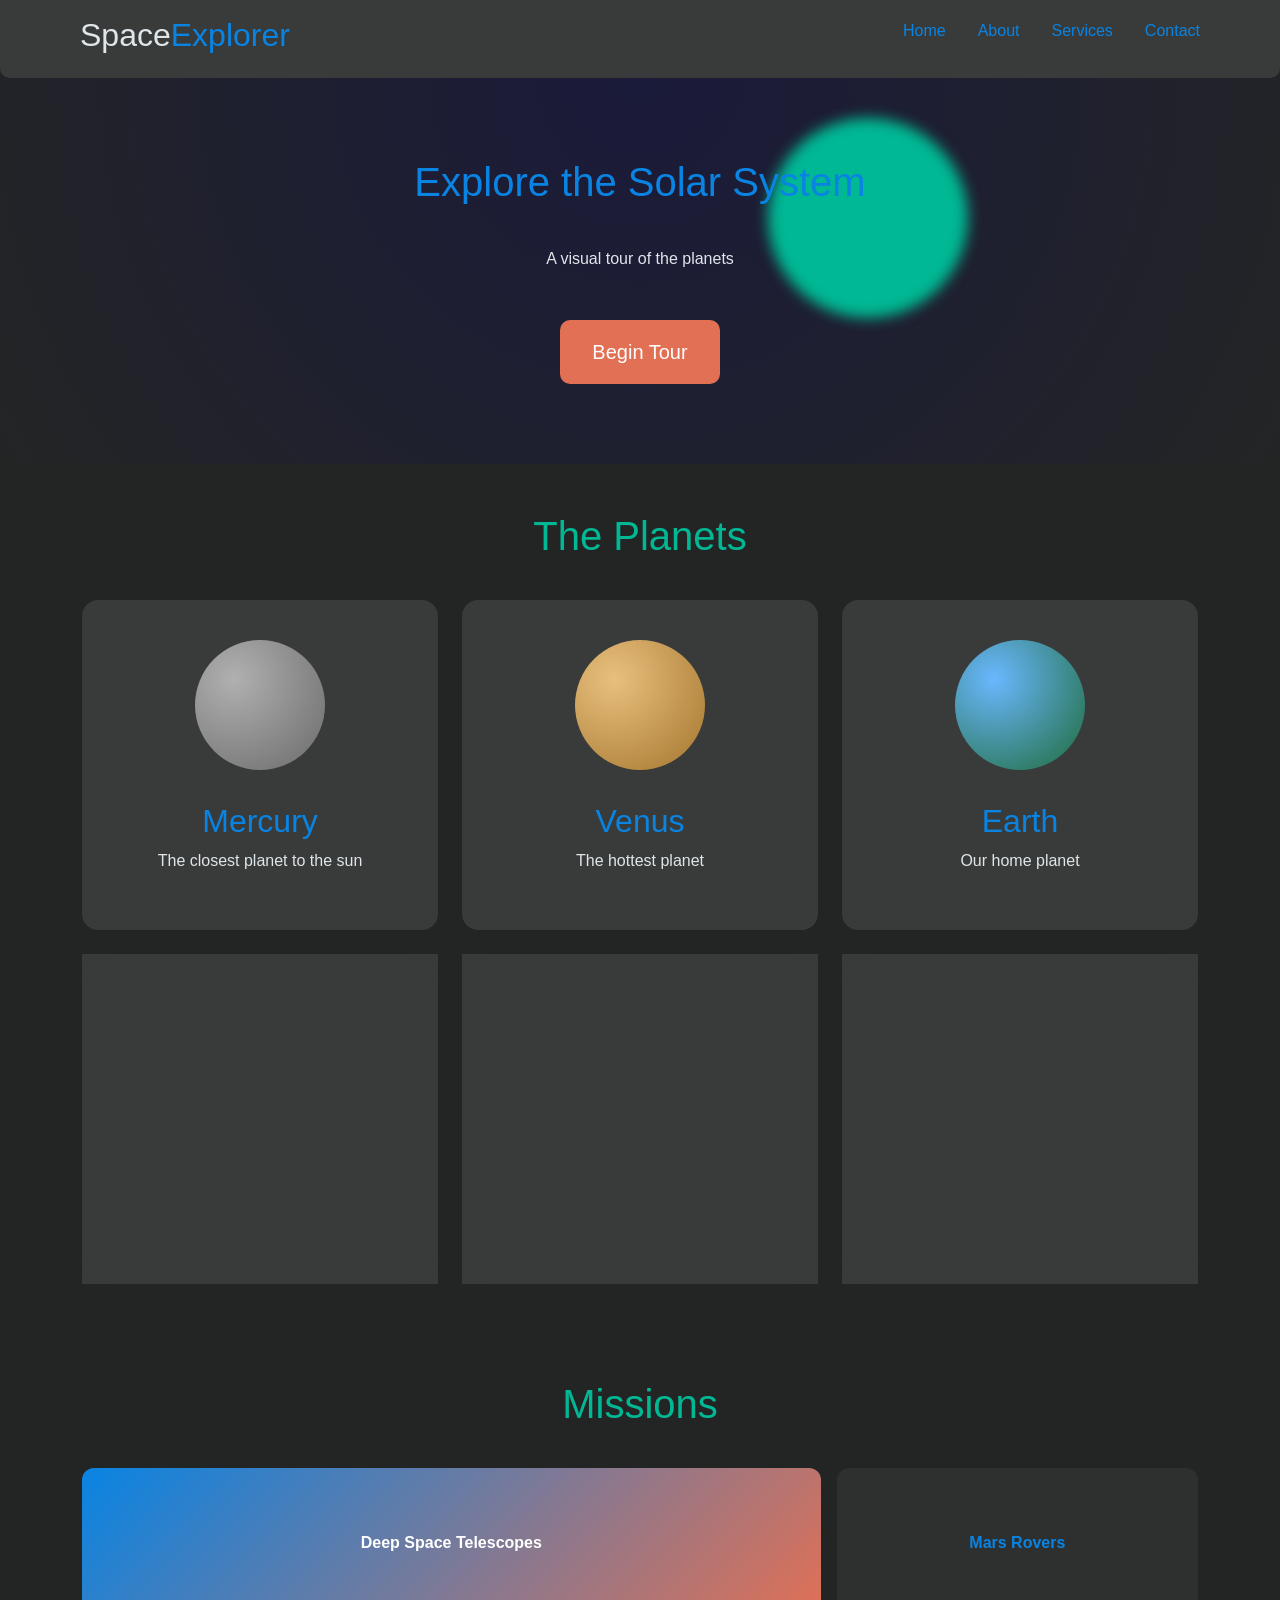
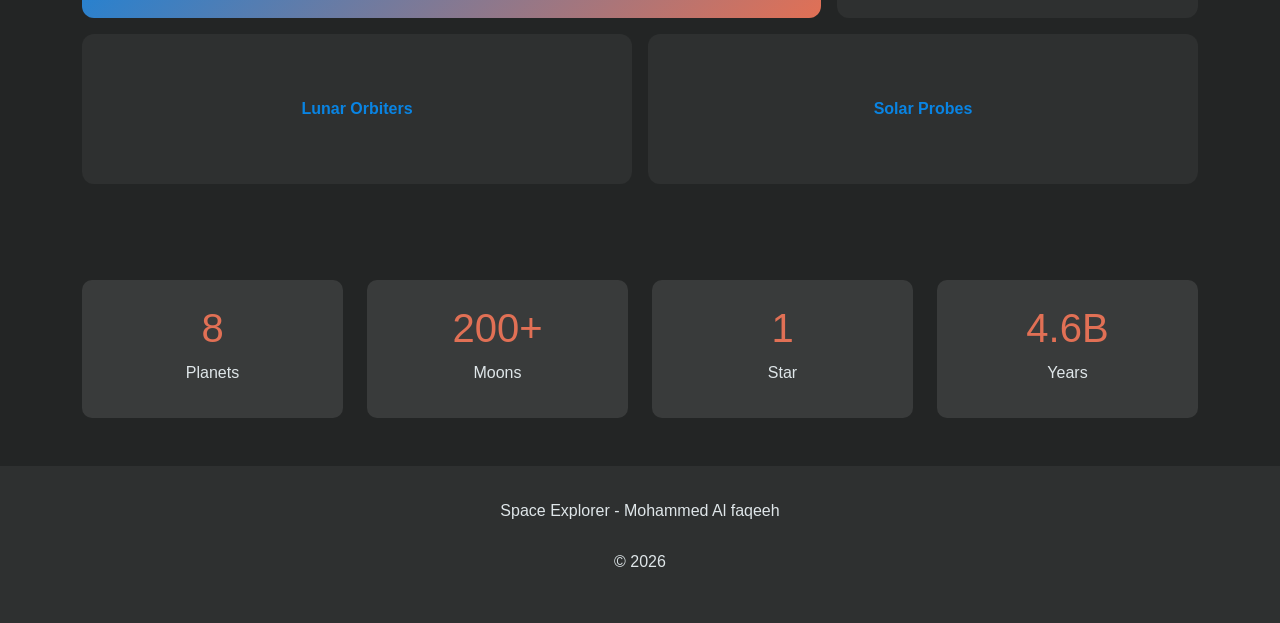
<file: index.html>
<!DOCTYPE html>
<html lang="en">
<head>
    <meta charset="UTF-8">
    <meta name="viewport" content="width=device-width, initial-scale=1.0">
    <title>Space Explorer</title>
    <link href="https://cdn.jsdelivr.net/npm/bootstrap@5.3.3/dist/css/bootstrap.min.css" rel="stylesheet">
    <link rel="stylesheet" href="style.css">
</head>
<body>

    <!-- ======= Header ============ -->
    <header class="header-section">
        <h2>Space<span>Explorer</span></h2>
        <nav class="navigation">
            <ul>
                <li><a href="#">Home</a></li>
                <li><a href="#">About</a></li>
                <li><a href="#">Services</a></li>
                <li><a href="#">Contact</a></li>
            </ul>
        </nav>
    </header>


    <!-- ========= Hero ========= -->
    <section class="hero">
        <div class="o"></div>
        <h1>Explore the Solar System</h1>
        <p>A visual tour of the planets</p>
        <button>Begin Tour</button>
    </section>


    <!-- ============= Planets section ============= -->
    <section class="planets container py-5">
        <h1>The Planets</h1>
        <!-- استخدمنا row و col الخاصة بـ Bootstrap لتنظيم البطاقات وتجاوبها تلقائياً -->
        <div class="row g-4 planets-cards">
            <div class="col-12 col-md-6 col-lg-4">
                <div class="planet-card h-100">
                    <div class="planet mercury"></div>
                    <h2>Mercury</h2>
                    <p>The closest planet to the sun</p>
                </div>
            </div>
            <div class="col-12 col-md-6 col-lg-4">
                <div class="planet-card h-100">
                    <div class="planet venus"></div>
                    <h2>Venus</h2>
                    <p>The hottest planet</p>
                </div>
            </div>
            <div class="col-12 col-md-6 col-lg-4">
                <div class="planet-card h-100">
                    <div class="planet earth"></div>
                    <h2>Earth</h2>
                    <p>Our home planet</p>
                </div>
            </div>
            <div class="col-12 col-md-6 col-lg-4">
                <div class="planet-card h-100">
                    <div class="planet mars"></div>
                    <h2>Mars</h2>
                    <p>The red planet</p>
                </div>
            </div>
            <div class="col-12 col-md-6 col-lg-4">
                <div class="planet-card h-100">
                    <div class="planet jupiter"></div>
                    <h2>Jupiter</h2>
                    <p>The largest planet</p>
                </div>
            </div>
            <div class="col-12 col-md-6 col-lg-4">
                <div class="planet-card h-100">
                    <div class="planet saturn"></div>
                    <h2>Saturn</h2>
                    <p>The ringed planet</p>
                </div>
            </div>
        </div>
    </section>


    <!-- ========= Missions ============== -->
    <section class="missions container py-5">
        <h1>Missions</h1>
        <div class="row g-3 missions-conternar">
            <div class="col-12 col-lg-8">
                <div class="miss m1 h-100">
                    Deep Space Telescopes
                </div>
            </div>
            <div class="col-12 col-md-6 col-lg-4">
                <div class="miss h-100">
                    Mars Rovers
                </div>
            </div>
            <div class="col-12 col-md-6 col-lg-6">
                <div class="miss h-100">
                    Lunar Orbiters
                </div>
            </div>
            <div class="col-12 col-lg-6">
                <div class="miss h-100">
                    Solar Probes
                </div>
            </div>
        </div>
    </section>


    <!-- ========== Numbers ============ -->
    <section class="numbers container py-5">
        <div class="row g-4 text-center">
            <div class="col-6 col-md-3">
                <div>
                    <span>8</span>
                    <p>Planets</p>
                </div>
            </div>
            <div class="col-6 col-md-3">
                <div>
                    <span>200+</span>
                    <p>Moons</p>
                </div>
            </div>
            <div class="col-6 col-md-3">
                <div>
                    <span>1</span>
                    <p>Star</p>
                </div>
            </div>
            <div class="col-6 col-md-3">
                <div>
                    <span>4.6B</span>
                    <p>Years</p>
                </div>
            </div>
        </div>
    </section>


    <!-- ============ Footer ============ -->
    <footer class="footer-section">
        <p>Space Explorer - Mohammed Al faqeeh</p>
        <p>&copy; 2026</p>
    </footer>

    <script src="https://cdn.jsdelivr.net/npm/bootstrap@5.3.3/dist/js/bootstrap.bundle.min.js"></script>
</body>
</html>
</file>
<file: style.css>
* {
    margin: 0;
    padding: 0;
    box-sizing: border-box;
}

body {
    font-family: 'Lucida Sans', 'Lucida Sans Regular', 'Lucida Grande', 'Lucida Sans Unicode', Geneva, Verdana, sans-serif;
    background-color: var(--dark);
    color: var(--light);
    line-height: 1.6;
    overflow-x: hidden;
}

:root {
    --primary: #0984e3; 
    --secondary: #00b894; 
    --accent: #e17055; 
    --dark: #232525; 
    --light: #dfe6e9; 

    --p-1: 8px; 
    --p-2: 16px; 
    --p-3: 32px; 
    --p-4: 80px; 

    --m-1: 8px;
    --m-2: 16px;
    --m-3: 32px;
}

/* ======= Header ============ */

.header-section {
    display: flex;
    flex-direction: row;
    justify-content: space-between;
    padding: var(--p-2) var(--p-4);
    background-color: rgba(255, 255, 255, 0.1);
    position: sticky;
    top: 0;
    left: 0;
    backdrop-filter: blur(10px);
    -webkit-backdrop-filter: blur(10px);
    border-radius: 0 0 10px 10px;
    align-items: center;
    z-index: 100;
}

.header-section span {
    color: var(--primary);
}

.navigation ul {
    display: flex;
    flex-direction: row;
    gap: var(--m-3);
    list-style: none;
}

.navigation a {
    text-decoration: none;
    color: var(--primary);
    transition: 0.6s ease;
    padding-bottom: 4px;
}

.navigation a:hover {
    color: var(--light);
    border-bottom: 1px solid;
}


/* =========== Key Frames ============= */

@keyframes float {
  0% {
    transform: translate(0, 0);
  }
  50% {
    transform: translate(30px, 100px); 
  }
  80% {
    transform: translate(15px, 20px);  
  }
  100% {
    transform: translate(0, 0);       
  }
}

@keyframes fadeInUp {
  from {
    opacity: 0;
    transform: translateY(20px);
  }
  to {
    opacity: 1;
    transform: translateY(0);
  }
}

@keyframes spin {
  from {
    transform: rotate(0deg);
  }
  to {
    transform: rotate(360deg);
  }
}


/* ========= Hero ========= */

.hero {
    display: flex;
    justify-content: center;
    align-items: center;
    flex-direction: column;
    gap: var(--p-3);
    padding: var(--p-4);
    overflow: hidden;
    background: radial-gradient(circle at top, #1a1a3a, var(--dark));
    position: relative;
    text-align: center;
}

.hero h1 {
    color: var(--primary);
    font-size: 40px;
    z-index: 2;
    position: relative;
}

.hero p {
    z-index: 2;
    position: relative;
}

.hero button {
    padding: var(--p-2) var(--p-3);
    background-color: var(--accent);
    border: none;
    border-radius: 10px;
    font-size: 20px;
    transition: 0.7s;
    z-index: 2;
    position: relative;
    cursor: pointer;
    color: white;
}

.hero button:hover {
    background-color: var(--dark);
    color: var(--accent);
    border: 1px solid var(--accent);
    box-shadow: 0 5px 7px var(--accent);
}

.o {
    position: absolute;
    top: 40px;
    left: 60%;
    width: 200px;
    height: 200px;
    border-radius: 50%;
    background-color: var(--secondary);
    filter: blur(7px);
    z-index: 1;
    animation: float 5s ease-in-out infinite;
}


/* ============= Planets section ============= */

.planets h1 {
  text-align: center;
  padding-bottom: var(--p-3);
  color: var(--secondary);
}

.planet-card {
  text-align: center;
  padding: 40px var(--p-3);
  border-radius: 16px;
  background: rgba(255, 255, 255, 0.1);
  backdrop-filter: blur(12px);
  -webkit-backdrop-filter: blur(12px);
  transition: 0.4s ease;
}

.planet-card h2 {
  color: var(--primary);
  padding-top: var(--p-3);
}

.planet-card:hover {
  transform: translateY(-9px);
  border: 1px solid var(--primary);
  box-shadow: 0 5px 15px rgba(9, 132, 227, 0.3);
  cursor: pointer;
}

.planet {
  width: 130px;
  height: 130px;
  border-radius: 50%;
  margin: 0 auto;
  animation: spin 9s linear infinite;
}

.mercury { 
  background: radial-gradient(circle at 30% 30%, #b0b0b0, #6b6b6b); 
}
.venus { 
  background: radial-gradient(circle at 30% 30%, #e8c07d, #a5762f); 
}
.earth { 
  background: radial-gradient(circle at 30% 30%, #6ab7ff, #1e6b3a); 
}
.mars { 
  background: radial-gradient(circle at 30% 30%, #ff8c66, #6b6b6b); 
}
.jupiter { 
  background: radial-gradient(circle at 30% 30%, #e0b088, #9c6b3f); 
}
.saturn { 
  background: radial-gradient(circle at 30% 30%, #f0d9a0, #b89b5e); 
}


/* ========= Missions ============== */

.missions h1 {
  text-align: center;
  color: var(--secondary);
  padding-bottom: var(--p-3);
}

.miss {
  background-color: rgba(255, 255, 255, 0.05);
  border-radius: 12px;
  display: flex;
  flex-direction: column;
  justify-content: center;
  align-items: center;
  text-align: center;
  padding: var(--p-3);
  font-weight: 600;
  color: var(--primary);
  transition: background-color 0.3s;
  min-height: 150px;
}

.m1 {
  background: linear-gradient(135deg, var(--primary), var(--accent));
  color: #fff;
}

.miss:hover {
  background-color: rgba(92, 157, 231, 0.25);
}


/* ========== Numbers ============ */

.numbers span {
  font-weight: 300;
  font-size: 40px;
  color: var(--accent);
  display: block;
}

.numbers div div div {
  background-color: rgba(255, 255, 255, 0.1);
  padding: var(--p-2) var(--p-3);
  border-radius: 10px;
  transition: 0.7s;
}

.numbers div div div:hover {
  background-color: var(--secondary);
  color: white;
}

.numbers div div:hover span {
  color: white;
}


/* ============ Footer ============ */

.footer-section {
  display: flex;
  flex-direction: column;
  gap: 10px;
  justify-content: center;
  align-items: center;
  text-align: center;
  padding: var(--p-3) var(--p-4);
  background-color: rgba(255, 255, 255, 0.05);
}



@media (max-width: 768px) {
  .header-section {
    padding: var(--p-2);
    flex-direction: column;
    gap: 15px;
  }

  .hero h1 {
    font-size: 28px;
  }
}
</file>
